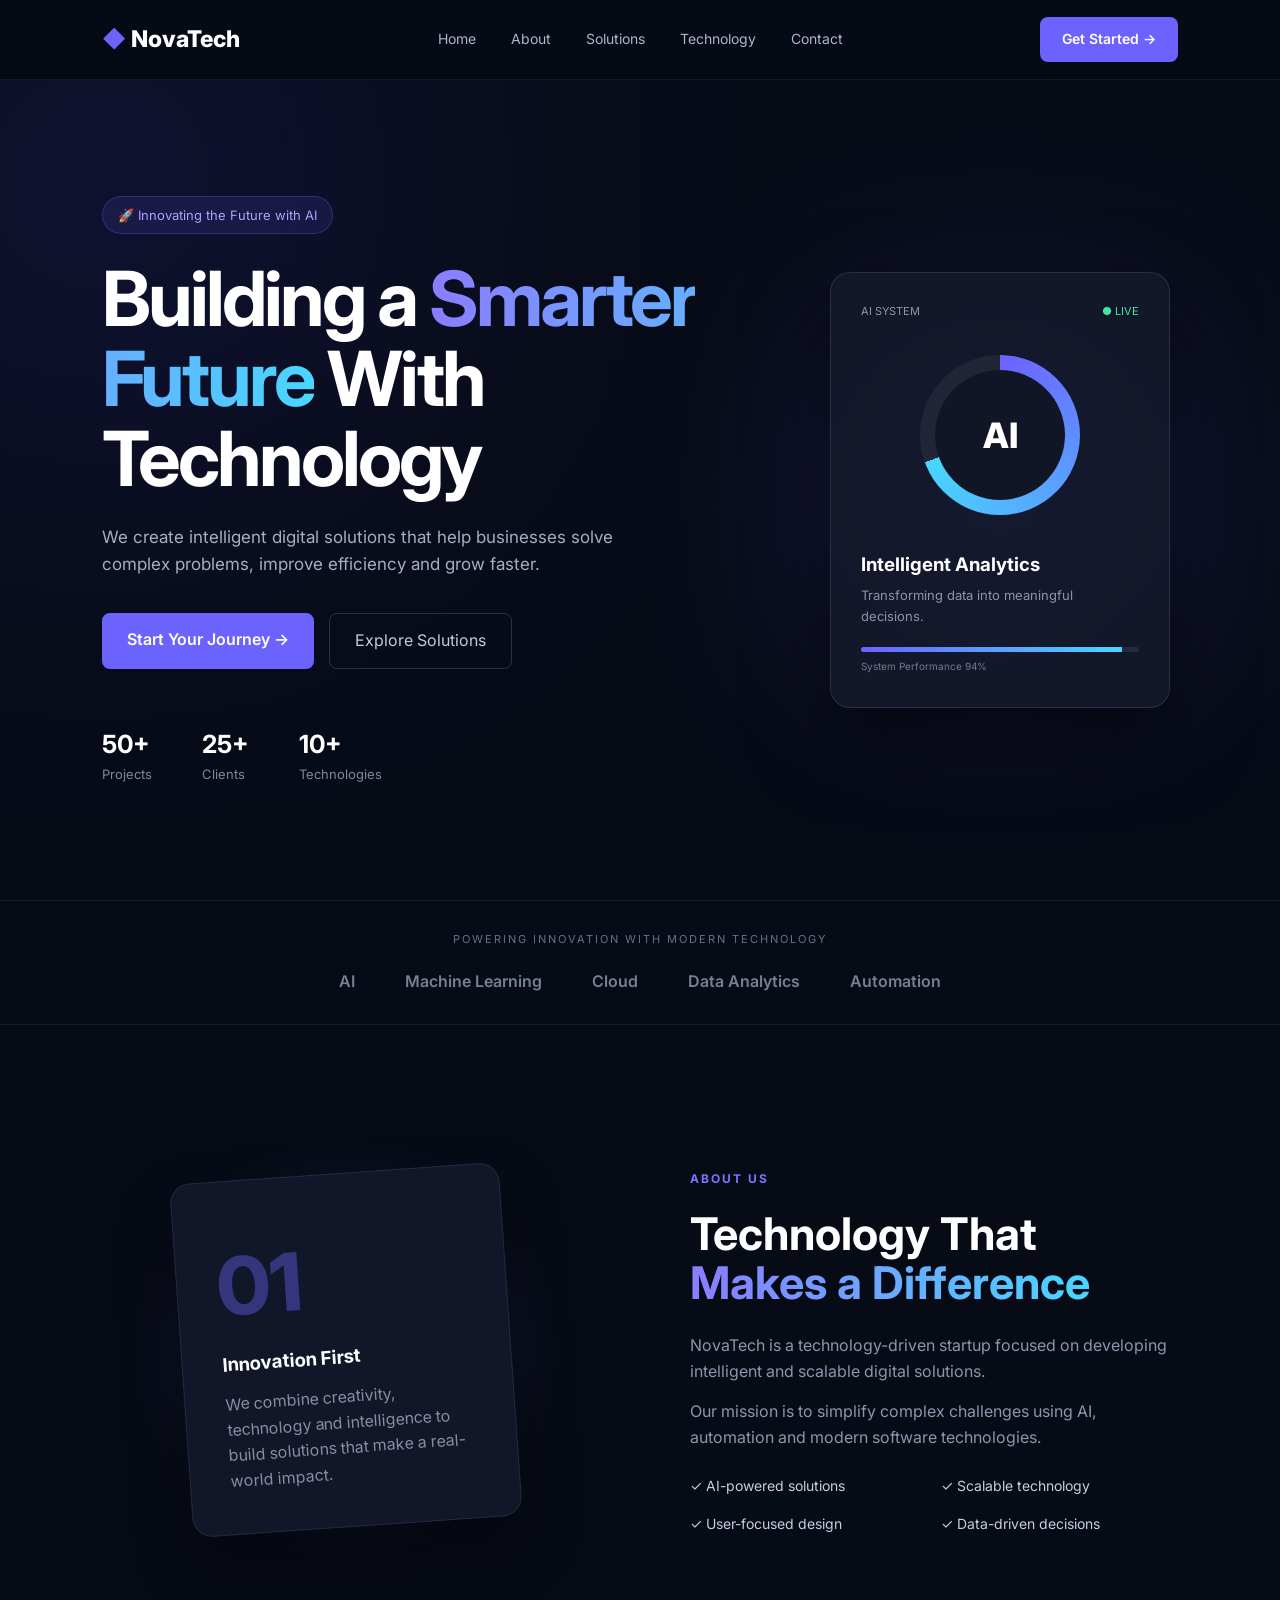
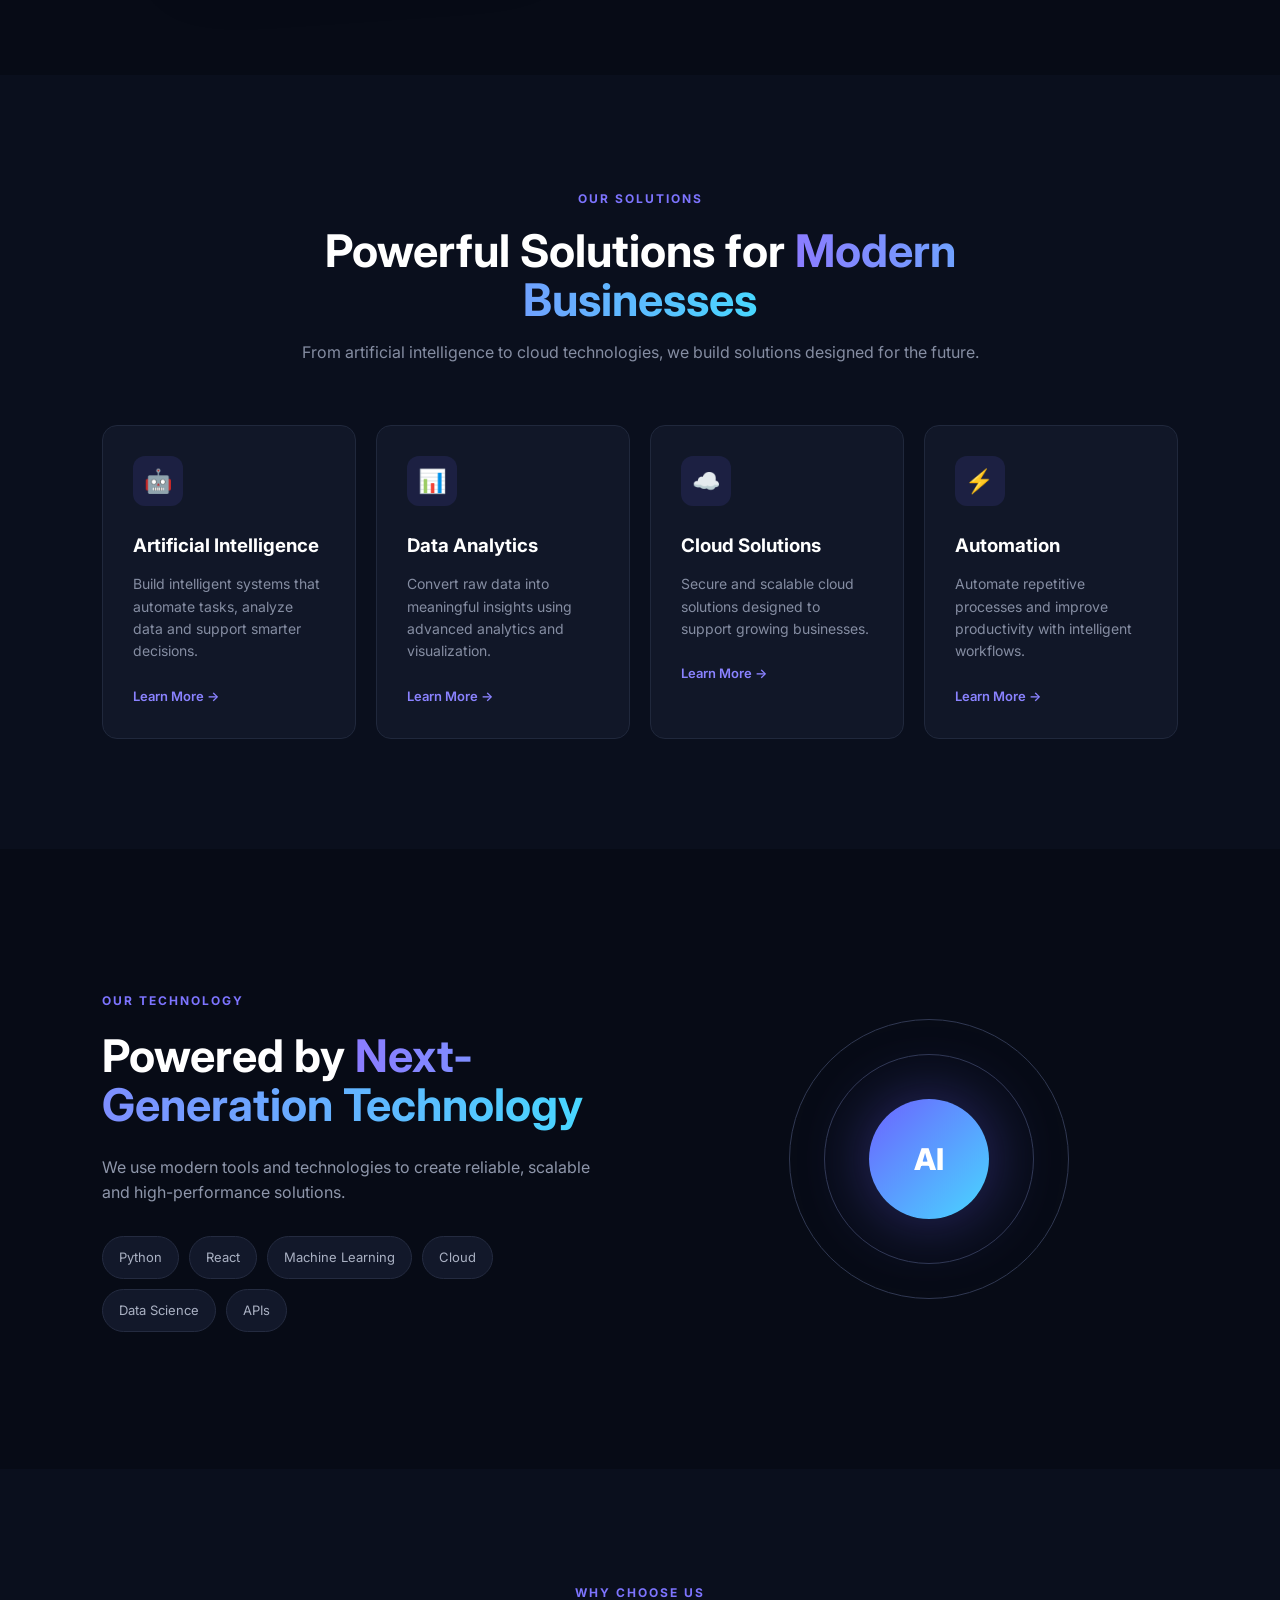
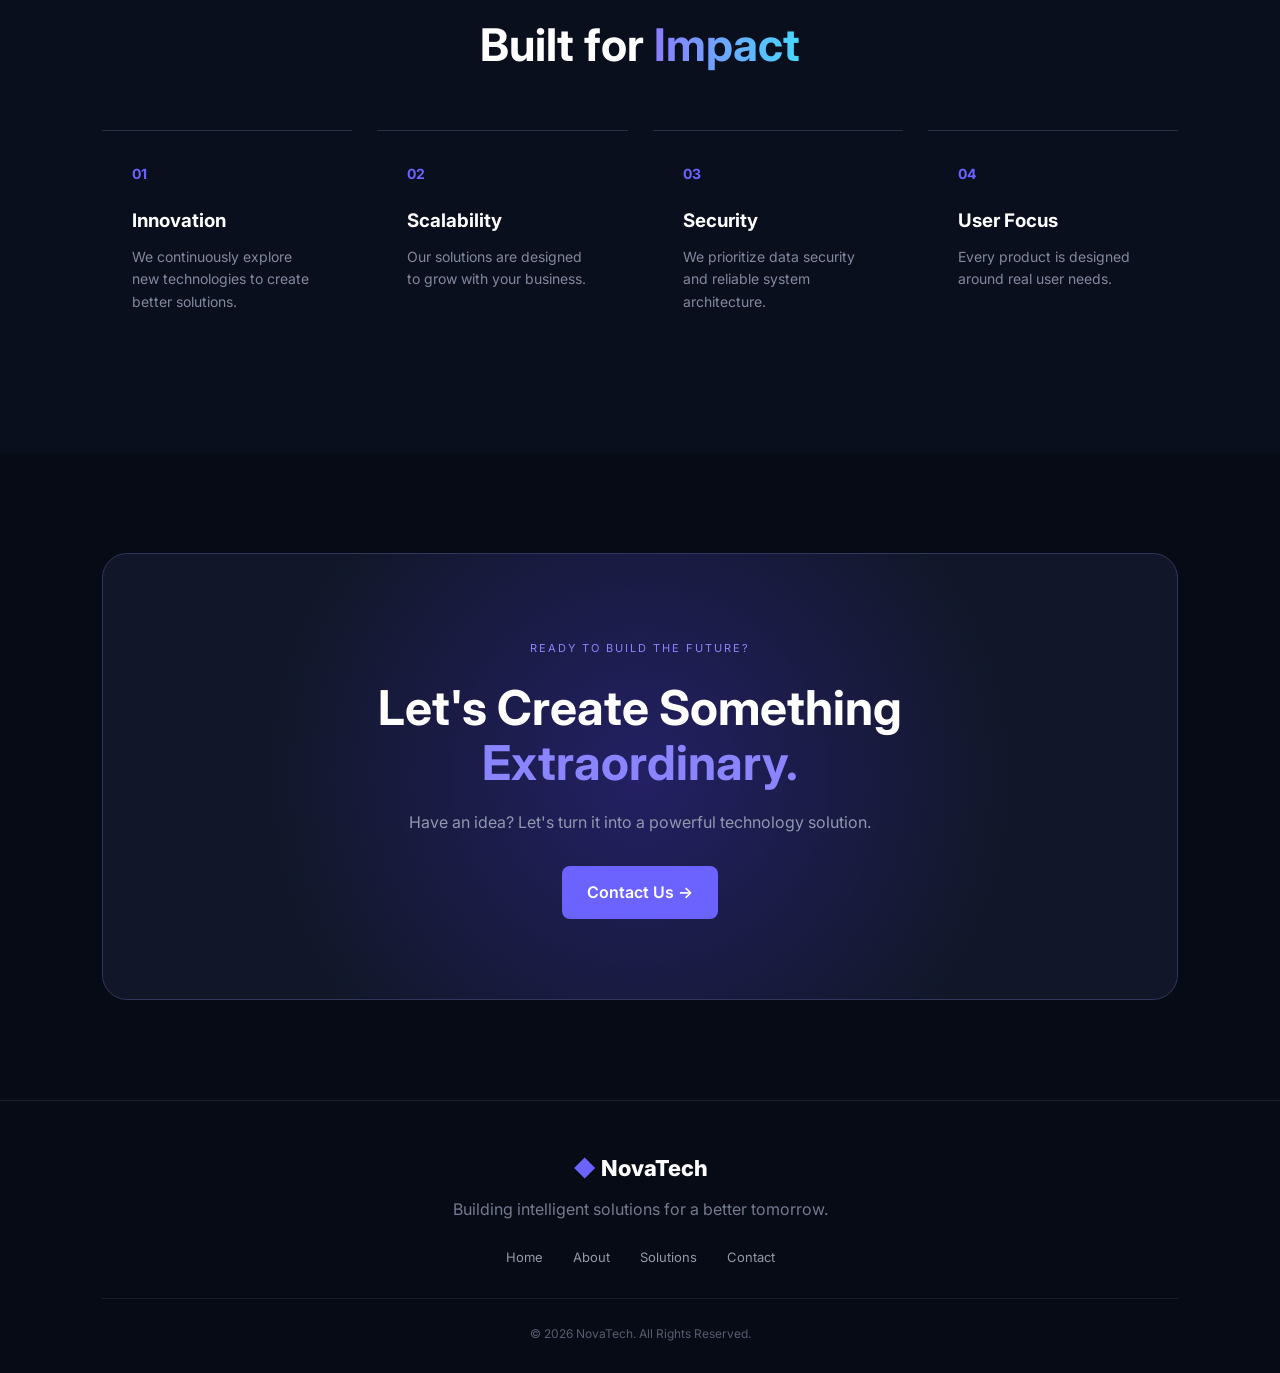
<file: project.html/index.html>
<!DOCTYPE html>
<html lang="en">
<head>
    <meta charset="UTF-8">
    <meta name="viewport" content="width=device-width, initial-scale=1.0">

    <title>NovaTech | Intelligent Solutions</title>

    <link rel="stylesheet" href="style.css">

    <!-- Google Font -->
    <link href="https://fonts.googleapis.com/css2?family=Inter:wght@400;500;600;700;800&display=swap" rel="stylesheet">
</head>

<body>

    <!-- ================= NAVBAR ================= -->

    <header class="navbar">
        <div class="logo">
            <span>◆</span> NovaTech
        </div>

        <nav>
            <a href="#home">Home</a>
            <a href="#about">About</a>
            <a href="#services">Solutions</a>
            <a href="#technology">Technology</a>
            <a href="#contact">Contact</a>
        </nav>

        <a href="#contact" class="nav-btn">Get Started →</a>
    </header>


    <!-- ================= HERO ================= -->

    <section class="hero" id="home">

        <div class="hero-content">

            <div class="badge">
                🚀 Innovating the Future with AI
            </div>

            <h1>
                Building a
                <span>Smarter Future</span>
                With Technology
            </h1>

            <p>
                We create intelligent digital solutions that help businesses
                solve complex problems, improve efficiency and grow faster.
            </p>

            <div class="hero-buttons">
                <a href="#contact" class="primary-btn">
                    Start Your Journey →
                </a>

                <a href="#services" class="secondary-btn">
                    Explore Solutions
                </a>
            </div>

            <div class="stats">

                <div>
                    <h3>50+</h3>
                    <p>Projects</p>
                </div>

                <div>
                    <h3>25+</h3>
                    <p>Clients</p>
                </div>

                <div>
                    <h3>10+</h3>
                    <p>Technologies</p>
                </div>

            </div>

        </div>


        <!-- HERO VISUAL -->

        <div class="hero-visual">

            <div class="glow"></div>

            <div class="ai-card">

                <div class="card-top">
                    <span>AI SYSTEM</span>
                    <span class="status">● LIVE</span>
                </div>

                <div class="circle">
                    <div class="circle-inner">
                        AI
                    </div>
                </div>

                <h3>Intelligent Analytics</h3>

                <p>
                    Transforming data into meaningful decisions.
                </p>

                <div class="progress">
                    <div></div>
                </div>

                <small>System Performance 94%</small>

            </div>

        </div>

    </section>


    <!-- ================= TRUST ================= -->

    <section class="trusted">

        <p>POWERING INNOVATION WITH MODERN TECHNOLOGY</p>

        <div class="tech-list">
            <span>AI</span>
            <span>Machine Learning</span>
            <span>Cloud</span>
            <span>Data Analytics</span>
            <span>Automation</span>
        </div>

    </section>


    <!-- ================= ABOUT ================= -->

    <section class="about section" id="about">

        <div class="about-image">

            <div class="about-box">

                <div class="big-number">01</div>

                <h3>Innovation First</h3>

                <p>
                    We combine creativity, technology and intelligence
                    to build solutions that make a real-world impact.
                </p>

            </div>

        </div>


        <div class="about-content">

            <span class="section-tag">ABOUT US</span>

            <h2>
                Technology That
                <span>Makes a Difference</span>
            </h2>

            <p>
                NovaTech is a technology-driven startup focused on developing
                intelligent and scalable digital solutions.
            </p>

            <p>
                Our mission is to simplify complex challenges using AI,
                automation and modern software technologies.
            </p>

            <div class="check-list">

                <div>✓ AI-powered solutions</div>
                <div>✓ Scalable technology</div>
                <div>✓ User-focused design</div>
                <div>✓ Data-driven decisions</div>

            </div>

        </div>

    </section>


    <!-- ================= SERVICES ================= -->

    <section class="services section" id="services">

        <div class="section-heading">

            <span class="section-tag">OUR SOLUTIONS</span>

            <h2>
                Powerful Solutions for
                <span>Modern Businesses</span>
            </h2>

            <p>
                From artificial intelligence to cloud technologies,
                we build solutions designed for the future.
            </p>

        </div>


        <div class="service-grid">

            <div class="service-card">

                <div class="icon">🤖</div>

                <h3>Artificial Intelligence</h3>

                <p>
                    Build intelligent systems that automate tasks,
                    analyze data and support smarter decisions.
                </p>

                <a href="#">Learn More →</a>

            </div>


            <div class="service-card">

                <div class="icon">📊</div>

                <h3>Data Analytics</h3>

                <p>
                    Convert raw data into meaningful insights
                    using advanced analytics and visualization.
                </p>

                <a href="#">Learn More →</a>

            </div>


            <div class="service-card">

                <div class="icon">☁️</div>

                <h3>Cloud Solutions</h3>

                <p>
                    Secure and scalable cloud solutions designed
                    to support growing businesses.
                </p>

                <a href="#">Learn More →</a>

            </div>


            <div class="service-card">

                <div class="icon">⚡</div>

                <h3>Automation</h3>

                <p>
                    Automate repetitive processes and improve
                    productivity with intelligent workflows.
                </p>

                <a href="#">Learn More →</a>

            </div>

        </div>

    </section>


    <!-- ================= TECHNOLOGY ================= -->

    <section class="technology section" id="technology">

        <div class="technology-content">

            <span class="section-tag">OUR TECHNOLOGY</span>

            <h2>
                Powered by
                <span>Next-Generation Technology</span>
            </h2>

            <p>
                We use modern tools and technologies to create
                reliable, scalable and high-performance solutions.
            </p>

            <div class="technology-tags">

                <span>Python</span>
                <span>React</span>
                <span>Machine Learning</span>
                <span>Cloud</span>
                <span>Data Science</span>
                <span>APIs</span>

            </div>

        </div>


        <div class="technology-visual">

            <div class="tech-circle">

                <div class="orbit orbit1"></div>
                <div class="orbit orbit2"></div>

                <div class="tech-core">
                    AI
                </div>

            </div>

        </div>

    </section>


    <!-- ================= WHY US ================= -->

    <section class="why section">

        <div class="section-heading">

            <span class="section-tag">WHY CHOOSE US</span>

            <h2>
                Built for
                <span>Impact</span>
            </h2>

        </div>


        <div class="why-grid">

            <div>
                <strong>01</strong>
                <h3>Innovation</h3>
                <p>
                    We continuously explore new technologies
                    to create better solutions.
                </p>
            </div>

            <div>
                <strong>02</strong>
                <h3>Scalability</h3>
                <p>
                    Our solutions are designed to grow with
                    your business.
                </p>
            </div>

            <div>
                <strong>03</strong>
                <h3>Security</h3>
                <p>
                    We prioritize data security and reliable
                    system architecture.
                </p>
            </div>

            <div>
                <strong>04</strong>
                <h3>User Focus</h3>
                <p>
                    Every product is designed around real
                    user needs.
                </p>
            </div>

        </div>

    </section>


    <!-- ================= CTA ================= -->

    <section class="cta" id="contact">

        <div>

            <span>READY TO BUILD THE FUTURE?</span>

            <h2>
                Let's Create Something
                <br>
                <strong>Extraordinary.</strong>
            </h2>

            <p>
                Have an idea? Let's turn it into a powerful
                technology solution.
            </p>

            <a href="mailto:hello@novatech.com" class="primary-btn">
                Contact Us →
            </a>

        </div>

    </section>


    <!-- ================= FOOTER ================= -->

    <footer>

        <div class="footer-logo">
            <span>◆</span> NovaTech
        </div>

        <p>
            Building intelligent solutions for a better tomorrow.
        </p>

        <div class="footer-links">

            <a href="#home">Home</a>
            <a href="#about">About</a>
            <a href="#services">Solutions</a>
            <a href="#contact">Contact</a>

        </div>

        <div class="copyright">
            © 2026 NovaTech. All Rights Reserved.
        </div>

    </footer>

</body>
</html>
</file>
<file: project.html/style.css>
/* =========================
   GLOBAL
========================= */

* {
    margin: 0;
    padding: 0;
    box-sizing: border-box;
    scroll-behavior: smooth;
}

body {
    font-family: "Inter", sans-serif;
    background: #070b16;
    color: #ffffff;
    line-height: 1.6;
}

a {
    text-decoration: none;
    color: inherit;
}

.section {
    padding: 110px 8%;
}


/* =========================
   NAVBAR
========================= */

.navbar {
    height: 80px;
    padding: 0 8%;

    display: flex;
    align-items: center;
    justify-content: space-between;

    background: rgba(7, 11, 22, 0.85);
    backdrop-filter: blur(15px);

    position: sticky;
    top: 0;
    z-index: 1000;

    border-bottom: 1px solid rgba(255,255,255,0.06);
}

.logo {
    font-size: 23px;
    font-weight: 800;
}

.logo span,
.footer-logo span {
    color: #6c63ff;
}

.navbar nav {
    display: flex;
    gap: 35px;
}

.navbar nav a {
    color: #aeb5c9;
    font-size: 14px;
    transition: 0.3s;
}

.navbar nav a:hover {
    color: #ffffff;
}

.nav-btn {
    padding: 11px 22px;

    border-radius: 8px;

    background: #6c63ff;

    font-size: 14px;
    font-weight: 600;

    transition: 0.3s;
}

.nav-btn:hover {
    transform: translateY(-2px);
    box-shadow: 0 10px 30px rgba(108,99,255,0.35);
}


/* =========================
   HERO
========================= */

.hero {
    min-height: calc(100vh - 80px);

    padding: 90px 8%;

    display: flex;
    align-items: center;
    justify-content: space-between;

    gap: 70px;

    position: relative;

    overflow: hidden;
}

.hero::before {
    content: "";

    position: absolute;

    width: 500px;
    height: 500px;

    background: #5148ff;

    filter: blur(180px);

    opacity: 0.18;

    top: -150px;
    left: -150px;
}

.hero-content {
    max-width: 650px;
    position: relative;
    z-index: 2;
}

.badge {
    display: inline-block;

    padding: 8px 15px;

    border-radius: 30px;

    background: rgba(108,99,255,0.12);

    border: 1px solid rgba(108,99,255,0.3);

    color: #aaa5ff;

    font-size: 13px;

    margin-bottom: 25px;
}

.hero h1 {
    font-size: clamp(45px, 6vw, 76px);

    line-height: 1.05;

    letter-spacing: -3px;

    margin-bottom: 25px;
}

.hero h1 span,
.about-content h2 span,
.section-heading h2 span,
.technology-content h2 span {
    background: linear-gradient(
        90deg,
        #8b7cff,
        #48d7ff
    );

    -webkit-background-clip: text;
    color: transparent;
}

.hero-content > p {
    color: #a7aec2;

    font-size: 17px;

    max-width: 580px;

    margin-bottom: 35px;
}

.hero-buttons {
    display: flex;
    gap: 15px;
}

.primary-btn {
    display: inline-block;

    padding: 14px 25px;

    background: #6c63ff;

    border-radius: 8px;

    font-weight: 600;

    transition: 0.3s;
}

.primary-btn:hover {
    transform: translateY(-3px);

    box-shadow:
        0 15px 35px rgba(108,99,255,0.3);
}

.secondary-btn {
    padding: 14px 25px;

    border: 1px solid #2b3143;

    border-radius: 8px;

    color: #c5cada;

    transition: 0.3s;
}

.secondary-btn:hover {
    border-color: #6c63ff;
}


/* =========================
   STATS
========================= */

.stats {
    display: flex;

    gap: 50px;

    margin-top: 55px;
}

.stats h3 {
    font-size: 25px;
}

.stats p {
    color: #7f879c;
    font-size: 13px;
}


/* =========================
   HERO VISUAL
========================= */

.hero-visual {
    position: relative;

    width: 450px;
    height: 450px;

    display: flex;
    align-items: center;
    justify-content: center;
}

.glow {
    position: absolute;

    width: 330px;
    height: 330px;

    background: #6259ff;

    filter: blur(100px);

    opacity: 0.25;
}

.ai-card {
    position: relative;

    width: 340px;

    padding: 30px;

    background: rgba(20,25,43,0.85);

    border: 1px solid rgba(255,255,255,0.1);

    border-radius: 20px;

    box-shadow:
        0 30px 80px rgba(0,0,0,0.5);

    backdrop-filter: blur(20px);

    animation: float 4s ease-in-out infinite;
}

@keyframes float {

    0%,100% {
        transform: translateY(0);
    }

    50% {
        transform: translateY(-15px);
    }

}

.card-top {
    display: flex;
    justify-content: space-between;

    color: #8e96aa;

    font-size: 11px;
}

.status {
    color: #43e6a1;
}

.circle {
    width: 160px;
    height: 160px;

    margin: 35px auto;

    border-radius: 50%;

    display: flex;
    align-items: center;
    justify-content: center;

    background:
        conic-gradient(
            #6c63ff 0deg,
            #48d7ff 250deg,
            #202638 250deg
        );
}

.circle-inner {
    width: 130px;
    height: 130px;

    border-radius: 50%;

    background: #111627;

    display: flex;
    align-items: center;
    justify-content: center;

    font-size: 35px;
    font-weight: 800;
}

.ai-card h3 {
    margin-bottom: 5px;
}

.ai-card p {
    color: #8c94aa;
    font-size: 13px;
}

.progress {
    height: 5px;

    background: #252b3d;

    border-radius: 20px;

    margin-top: 20px;

    overflow: hidden;
}

.progress div {
    width: 94%;
    height: 100%;

    background: linear-gradient(
        90deg,
        #6c63ff,
        #48d7ff
    );
}

.ai-card small {
    color: #737b91;
    font-size: 10px;
}


/* =========================
   TRUSTED
========================= */

.trusted {
    padding: 30px 8%;

    border-top: 1px solid #161c2c;
    border-bottom: 1px solid #161c2c;

    text-align: center;
}

.trusted p {
    color: #687086;
    font-size: 11px;
    letter-spacing: 2px;
}

.tech-list {
    display: flex;
    justify-content: center;
    gap: 50px;

    margin-top: 20px;

    color: #777f95;

    font-weight: 600;
}


/* =========================
   ABOUT
========================= */

.about {
    display: grid;

    grid-template-columns: 1fr 1fr;

    gap: 100px;

    align-items: center;
}

.about-image {
    height: 430px;

    display: flex;
    align-items: center;
    justify-content: center;

    background:
        radial-gradient(
            circle,
            rgba(108,99,255,0.18),
            transparent 65%
        );
}

.about-box {
    width: 330px;

    padding: 40px;

    background: #111728;

    border: 1px solid #242b40;

    border-radius: 20px;

    transform: rotate(-4deg);

    box-shadow: 0 30px 60px rgba(0,0,0,0.35);
}

.big-number {
    font-size: 80px;

    font-weight: 800;

    color: #6c63ff;

    opacity: 0.4;
}

.about-box p {
    color: #858da2;

    margin-top: 12px;
}

.section-tag {
    color: #7d74ff;

    font-size: 12px;

    font-weight: 700;

    letter-spacing: 2px;
}

.about-content h2,
.technology-content h2 {
    font-size: 45px;

    line-height: 1.1;

    margin: 18px 0 25px;
}

.about-content > p,
.technology-content > p {
    color: #8e96aa;

    margin-bottom: 15px;
}

.check-list {
    display: grid;

    grid-template-columns: 1fr 1fr;

    gap: 15px;

    margin-top: 25px;

    color: #c9cede;

    font-size: 14px;
}


/* =========================
   SERVICES
========================= */

.services {
    background: #0a0f1d;
}

.section-heading {
    text-align: center;

    max-width: 700px;

    margin: 0 auto 60px;
}

.section-heading h2 {
    font-size: 45px;

    line-height: 1.1;

    margin: 15px 0;
}

.section-heading p {
    color: #858da2;
}

.service-grid {
    display: grid;

    grid-template-columns:
        repeat(4, 1fr);

    gap: 20px;
}

.service-card {
    padding: 30px;

    background: #111728;

    border: 1px solid #20283c;

    border-radius: 15px;

    transition: 0.35s;
}

.service-card:hover {
    transform: translateY(-8px);

    border-color: #6c63ff;

    box-shadow:
        0 20px 50px rgba(0,0,0,0.3);
}

.icon {
    width: 50px;
    height: 50px;

    display: flex;
    align-items: center;
    justify-content: center;

    background: rgba(108,99,255,0.12);

    border-radius: 12px;

    font-size: 23px;

    margin-bottom: 25px;
}

.service-card h3 {
    margin-bottom: 12px;
}

.service-card p {
    color: #858da2;

    font-size: 14px;

    margin-bottom: 20px;
}

.service-card a {
    color: #8a82ff;

    font-size: 13px;

    font-weight: 600;
}


/* =========================
   TECHNOLOGY
========================= */

.technology {
    display: grid;

    grid-template-columns: 1fr 1fr;

    align-items: center;

    gap: 80px;
}

.technology-tags {
    display: flex;

    flex-wrap: wrap;

    gap: 10px;

    margin-top: 30px;
}

.technology-tags span {
    padding: 10px 16px;

    background: #12182a;

    border: 1px solid #242b40;

    border-radius: 30px;

    color: #aab1c3;

    font-size: 13px;
}

.technology-visual {
    display: flex;

    align-items: center;
    justify-content: center;

    height: 400px;
}

.tech-circle {
    width: 280px;
    height: 280px;

    position: relative;

    display: flex;
    align-items: center;
    justify-content: center;
}

.tech-core {
    width: 120px;
    height: 120px;

    border-radius: 50%;

    background: linear-gradient(
        135deg,
        #6c63ff,
        #48d7ff
    );

    display: flex;
    align-items: center;
    justify-content: center;

    font-size: 30px;

    font-weight: 800;

    box-shadow:
        0 0 70px rgba(108,99,255,0.4);

    z-index: 2;
}

.orbit {
    position: absolute;

    border: 1px solid #303852;

    border-radius: 50%;
}

.orbit1 {
    width: 210px;
    height: 210px;

    animation: rotate 8s linear infinite;
}

.orbit2 {
    width: 280px;
    height: 280px;

    animation: rotate 12s linear infinite reverse;
}

@keyframes rotate {

    from {
        transform: rotate(0deg);
    }

    to {
        transform: rotate(360deg);
    }

}


/* =========================
   WHY
========================= */

.why {
    background: #0a0f1d;
}

.why-grid {
    display: grid;

    grid-template-columns:
        repeat(4, 1fr);

    gap: 25px;
}

.why-grid div {
    padding: 30px;

    border-top: 1px solid #293147;
}

.why-grid strong {
    color: #6c63ff;

    font-size: 14px;
}

.why-grid h3 {
    margin: 20px 0 10px;
}

.why-grid p {
    color: #81899e;

    font-size: 14px;
}


/* =========================
   CTA
========================= */

.cta {
    margin: 100px 8%;

    padding: 80px 50px;

    text-align: center;

    border-radius: 25px;

    background:
        radial-gradient(
            circle at center,
            #242064,
            #111728 65%
        );

    border: 1px solid #30365c;
}

.cta span {
    color: #8b84ff;

    font-size: 11px;

    letter-spacing: 2px;
}

.cta h2 {
    font-size: 48px;

    line-height: 1.15;

    margin: 20px 0;
}

.cta h2 strong {
    color: #8b84ff;
}

.cta p {
    color: #9098ad;

    margin-bottom: 30px;
}


/* =========================
   FOOTER
========================= */

footer {
    padding: 50px 8% 30px;

    border-top: 1px solid #1b2131;

    text-align: center;
}

.footer-logo {
    font-size: 22px;

    font-weight: 800;
}

footer > p {
    color: #737b90;

    margin: 10px 0 25px;
}

.footer-links {
    display: flex;

    justify-content: center;

    gap: 30px;

    color: #9299ab;

    font-size: 13px;

    margin-bottom: 30px;
}

.footer-links a:hover {
    color: white;
}

.copyright {
    color: #555d70;

    font-size: 12px;

    padding-top: 25px;

    border-top: 1px solid #171d2c;
}


/* =========================
   RESPONSIVE
========================= */

@media (max-width: 1000px) {

    .navbar nav {
        display: none;
    }

    .hero {
        flex-direction: column;

        text-align: center;
    }

    .hero-content {
        max-width: 750px;
    }

    .hero-buttons,
    .stats {
        justify-content: center;
    }

    .service-grid,
    .why-grid {
        grid-template-columns:
            repeat(2, 1fr);
    }

    .about,
    .technology {
        grid-template-columns: 1fr;

        text-align: center;
    }

    .check-list,
    .technology-tags {
        justify-content: center;
    }

}


@media (max-width: 600px) {

    .section {
        padding: 75px 6%;
    }

    .navbar {
        padding: 0 6%;
    }

    .nav-btn {
        display: none;
    }

    .hero {
        padding: 70px 6%;
    }

    .hero h1 {
        font-size: 45px;

        letter-spacing: -2px;
    }

    .hero-buttons {
        flex-direction: column;
    }

    .hero-visual {
        width: 100%;
    }

    .ai-card {
        width: 300px;
    }

    .stats {
        gap: 25px;
    }

    .tech-list {
        flex-wrap: wrap;
        gap: 20px;
    }

    .service-grid,
    .why-grid {
        grid-template-columns: 1fr;
    }

    .about-content h2,
    .technology-content h2,
    .section-heading h2 {
        font-size: 35px;
    }

    .check-list {
        grid-template-columns: 1fr;
    }

    .cta {
        margin: 60px 5%;

        padding: 60px 20px;
    }

    .cta h2 {
        font-size: 35px;
    }

    .footer-links {
        flex-wrap: wrap;
    }
}
</file>
